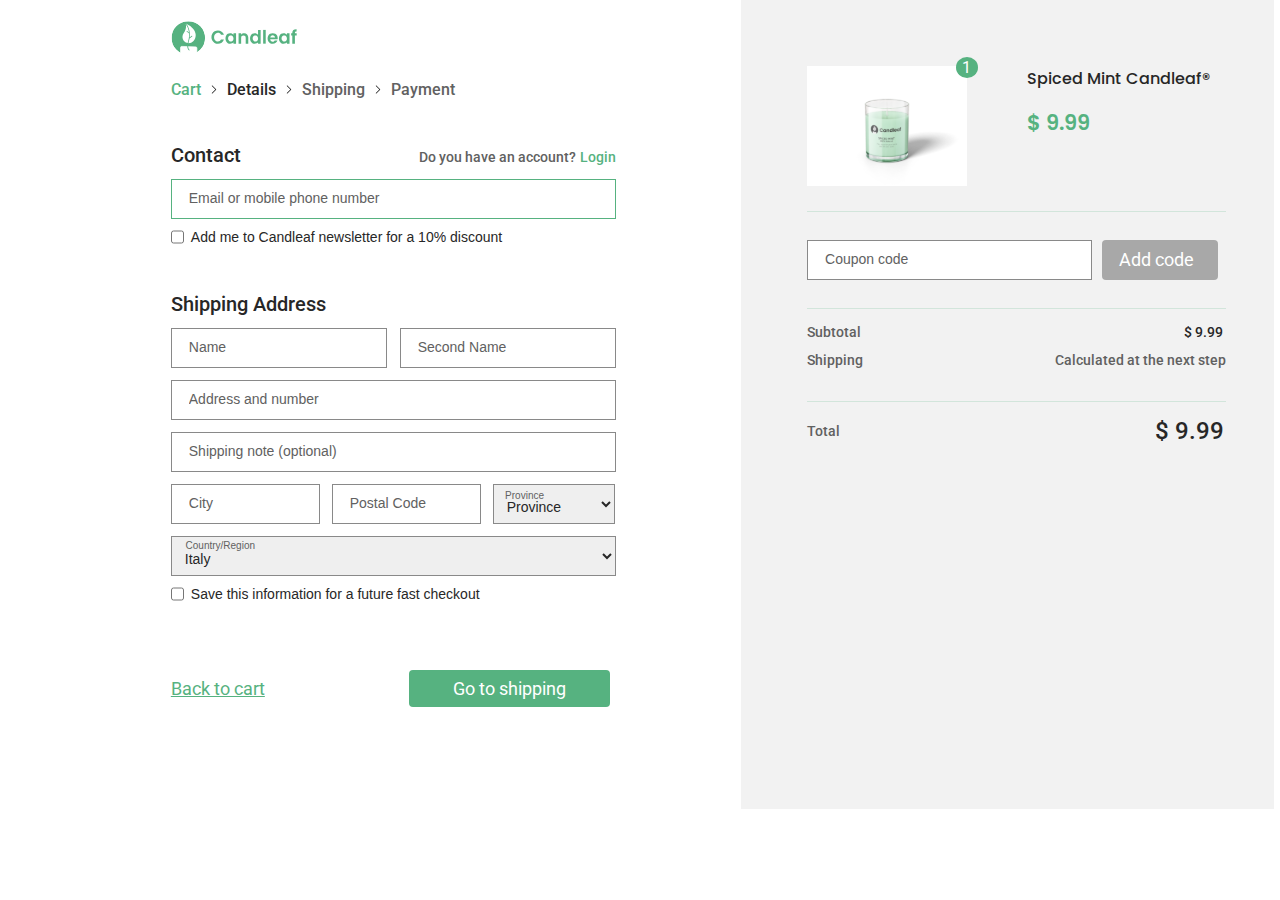
<file: authentication.html>
<!DOCTYPE html>
<html lang="en">
<head>
    <meta charset="UTF-8">
    <meta name="viewport" content="width=device-width, initial-scale=1.0">
    <title>Candleaf</title>
    <link rel="icon" type="img/x-icon" href="./galery-index/shipping/icon.svg">
    <link rel="stylesheet" href="./authentication.css">
</head>
<body>
    <main>
        <nav>
            <div id="nav-icon">
                <a href="./index.html">
                    <img src="./galery-index/logo.svg" alt="">
                </a>
            </div>
        </nav>
        <div id="steps">
            <a href="./cart.html">
                <p class="step-item" id="step-item-cart">Cart</p>
            </a>
            <img src="authentication-galery/ChevronRight.svg">
            <p class="step-item"  id="step-item-details">Details</p>
            <img src="authentication-galery/ChevronRight.svg">
            <p class="step-item" id="step-item-shipping">Shipping</p>
            <img src="authentication-galery/ChevronRight.svg">
            <p class="step-item"  id="step-item-payment">Payment</p>
        </div>
        <section id="contact">
            <div id="contact-title-and-login">
                <h2>Contact</h2>
                <span id="login">
                    <p id="account-question">Do you have an account?</p>
                    <p id="account-login">Login</p>
                </span>
            </div>
            <input type="text" name="user-contact" class="user-text-input" id="user-contact-input" placeholder="Email or mobile phone number">
            <div id="newsletter-discount">
                <input type="checkbox" name="newsletter-discount-checkbox">
                <p id="newsletter-discount-description">Add me to Candleaf newsletter for a 10% discount</p>
            </div>
        </section>
        <section id="shipping-address-info">
            <h2>Shipping Address</h2>
            <div id="user-name">
                <input type="text" name="user-name" class="user-text-input" id="user-name-item" placeholder="Name">
                <input type="text" name="user-second-name" class="user-text-input" id="user-name-item" placeholder="Second Name">
            </div>
            <input type="text" name="user-address" class="user-text-input" placeholder="Address and number">
            <input type="text" name="user-shipping-note" class="user-text-input" placeholder="Shipping note (optional)">
            <div id="user-location-info">
                <input type="text" name="user-city" class="user-text-input" id="smaller-input-text" placeholder="City">
                <input type="text" name="user-postal-code" class="user-text-input" id="smaller-input-text" placeholder="Postal Code">
                <select  name="provinces-select-list" id="provinces-select-list" class="user-select-input">
                    <option value="">Province</option>
                    <option value="opcao1">Opção 1</option>
                    <option value="opcao2">Opção 2</option>
                    <option value="opcao3">Opção 3</option>
                </select>
                <label for="provinces-select-list" id="provinces-select-list-label">Province</label>
            </div>
            <div id="countries-select-list-container">
                <select name="countries-select-list" id="countries-select-list" class="user-select-input">
                    <option value="">Italy</option>
                    <option value="opcao1">Opção 1</option>
                    <option value="opcao2">Opção 2</option>
                    <option value="opcao3">Opção 3</option>
                </select>
                <label for="countries-select-list" id="countries-select-list-label">Country/Region</label>
                <div id="save-informations">
                    <input type="checkbox" name="save-informations-checkbox">
                    <p id="save-informations-description">Save this information for a future fast checkout</p>
                </div>
            </div>
        </section>
        <footer>
            <a href="./cart.html" id="back-to-cart-button">Back to cart</a>
            <a href="./shipping.html" id="go-to-shipping-button">Go to shipping</a>
        </footer>
    </main>
    <aside>
        <section id="summary-product">
            <div id="product-info">
                <div id="product-image-container">
                    <img id= "product-image" src="./authentication-galery/spiced-mint.svg">
                    <span id="unities-number">
                        <p>1</p>
                    </span>
                </div>
                <span id="product-info-description">
                    <p id="product-name">Spiced Mint Candleaf®</p>
                    <p id="total-price"> $ 9.99</p>
                </span>
            </div>
            <div id="coupon">
                <input type="text" name="coupon-code" class="user-text-input" id="medium-input-text" placeholder="Coupon code">
                <p id="add-code-button">Add code</p>
            </div>
            <div id="price-sum">
                <div id="subtotal-container">
                    <p class="price-text">Subtotal</p>
                    <p id="subtotal-value">$ 9.99</p>
                </div>
                <div id="shipping-container">
                    <p class="price-text">Shipping</p>
                    <p class="price-text">Calculated at the next step</p>
                </div>
            </div>
            <div id="total-price-container">
                <p class="price-text">Total</p>
                <p id="total-price-value">$ 9.99</p>
            </div>
        </section>
    </aside>
</body>
</html>
</file>
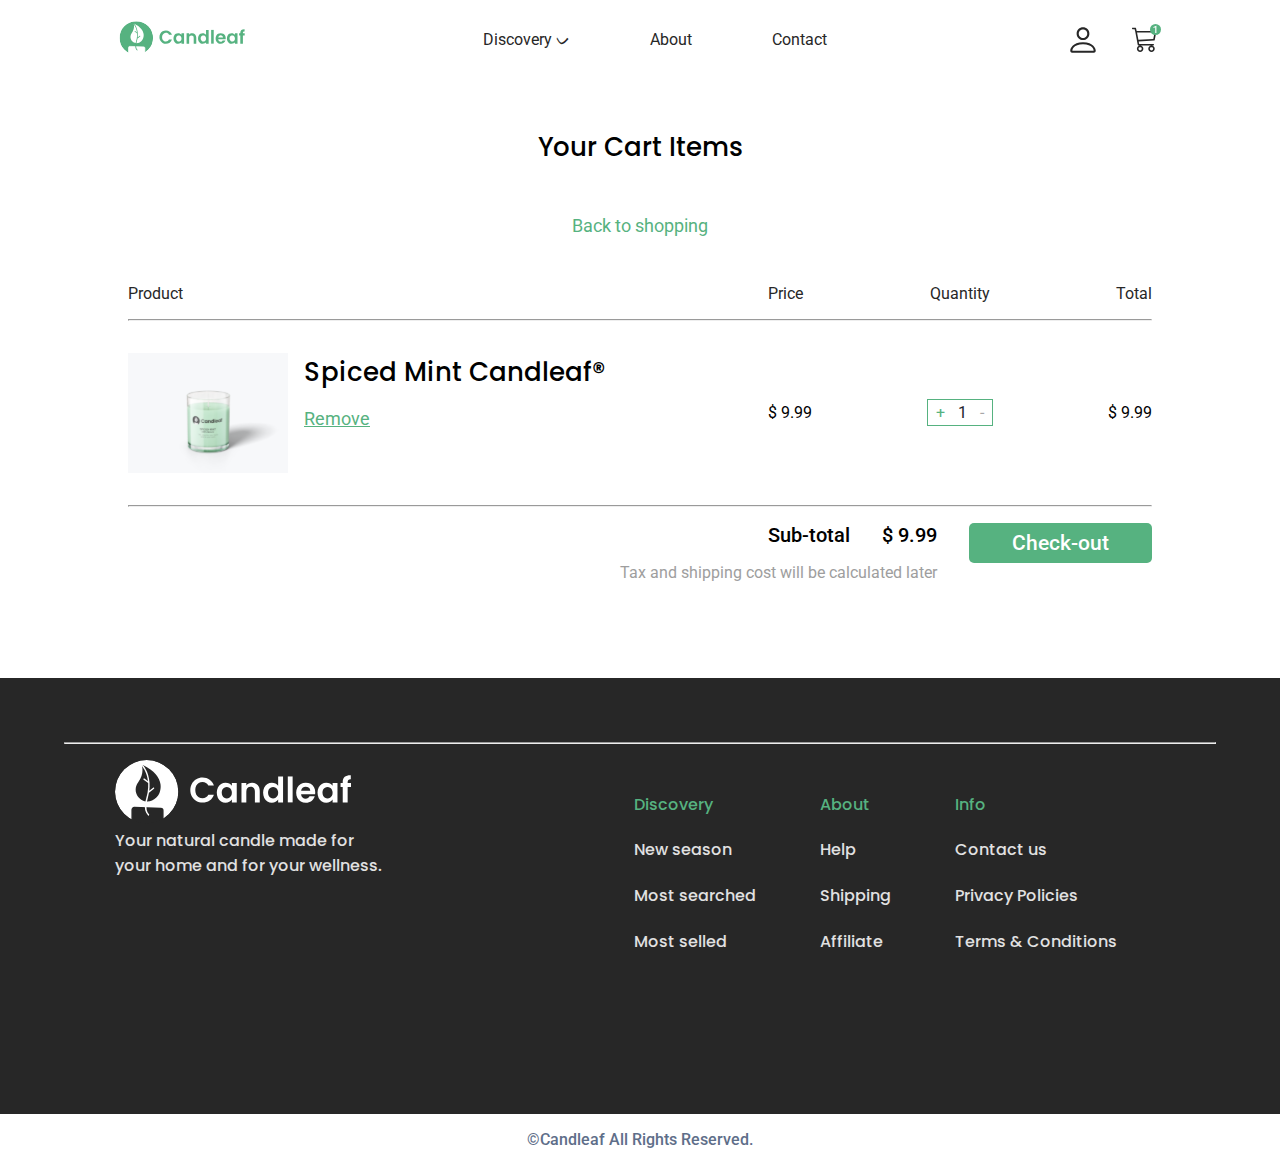
<file: cart.html>
<!DOCTYPE html>
<html lang="en">
<head>
    <meta charset="UTF-8">
    <meta name="viewport" content="width=device-width, initial-scale=1.0">
    <title>Candleaf</title>
    <link rel="icon" type="img/x-icon" href="./galery-index/shipping/icon.svg">
    <link rel="preconnect" href="https://fonts.googleapis.com">
    <link rel="preconnect" href="https://fonts.gstatic.com" crossorigin>
    <link href="https://fonts.googleapis.com/css2?family=Poppins:ital,wght@0,100;0,200;0,300;0,400;0,500;0,600;0,700;0,800;0,900;1,100;1,200;1,300;1,400;1,500;1,600;1,700;1,800;1,900&family=Roboto:ital,wght@0,100;0,300;0,400;0,500;0,700;0,900;1,100;1,300;1,400;1,500;1,700;1,900&display=swap" rel="stylesheet">
    <link rel="stylesheet" href="cart.css">
</head>
<body>
    <nav id="top-bar">
        <div id="logo">
        <a href="index.html"><img src="./cart-image/logo.svg" alt="logo"></a>
        </div>
        <div class="top-bar-links top-bar-items">
            <a href="">Discovery ᨆ</a>
            <a href="">About</a>
            <a href="">Contact</a>
        </div>
        <div class="top-bar-links top-bar-icon">
            <img src="./cart-image/Profile.svg" alt="profile-icon">
            <a href="cart.html"><img src="./cart-image/Cart.svg" alt="cart-icon"></a>
        </div>
    </nav>
    <main>
        <div id="cart-items-text">
            <h1>Your Cart Items</h1>
            <a href="index.html">Back to shopping</a>
        </div>
        <div id="cart-description">
            <div id="description-bar">
                <div class="description-titles description-title-product">
                    <p>Product</p>
                </div>
                <div class="description-titles description-title-details">
                    <p>Price</p>
                    <p>Quantity</p>
                    <p>Total</p>
                </div>
            </div>
            <hr>
            <div id="cart-items-select">
                <div id="cart-product">
                    <div>
                        <div id="product-image"></div>
                    </div>
                    <div id="cart-title">
                        <h2>Spiced Mint Candleaf®</h2>
                        <p>Remove</p>
                    </div>
                </div>
                <div id="cart-details">
                    <p>$ 9.99</p>
                    <div id="quantity-box-select">
                        <p id="plus-quantity-select">+</p>
                        <p id="number-quantity-select">1</p>
                        <p id="minus-quantity-select">-</p>
                    </div>
                    <p>$ 9.99</p>
                </div>
            </div>
            <hr>
            <div id="checkout">
                <div id="checkout-subtotal">
                    <div id="subtotal">
                        <p>Sub-total</p>
                        <p>$ 9.99</p>
                    </div>
                    <p class="tax-text">Tax and shipping cost will be calculated later</p>
                </div>
                <a href="authentication.html"><button id="checkout-button">Check-out</button></a>
            </div>
        </div>
    </main>
    <footer>
        <hr>
        <div id="info-footer">
            <div id="img-footer">
                <img src="./cart-image/footer-logo.svg" alt="img-footer">
                <p>Your natural candle made for your home and for your wellness.</p>
                </div>
                <div id="about-footer">
                    <div class="list">
                        <span>Discovery</span>
                        <ul>
                            <li>New season</li>
                            <li>Most searched</li>
                            <li>Most selled</li>
                        </ul>
                    </div>
                    <div class="list">
                        <span>About</span>
                        <ul>
                            <li>Help</li>
                            <li>Shipping</li>
                            <li>Affiliate</li>
                        </ul>
                    </div>
                    <div class="list">
                        <span>Info</span>
                        <ul>
                            <li>Contact us</li>
                            <li>Privacy Policies</li>
                            <li>Terms & Conditions</li>
                        </ul>
                    </div>
                </div>
        </div>
    </footer>
    <section id="rights-reserved">
        <p>©Candleaf All Rights Reserved.</p>
    </section>
</body>
</html>
</file>
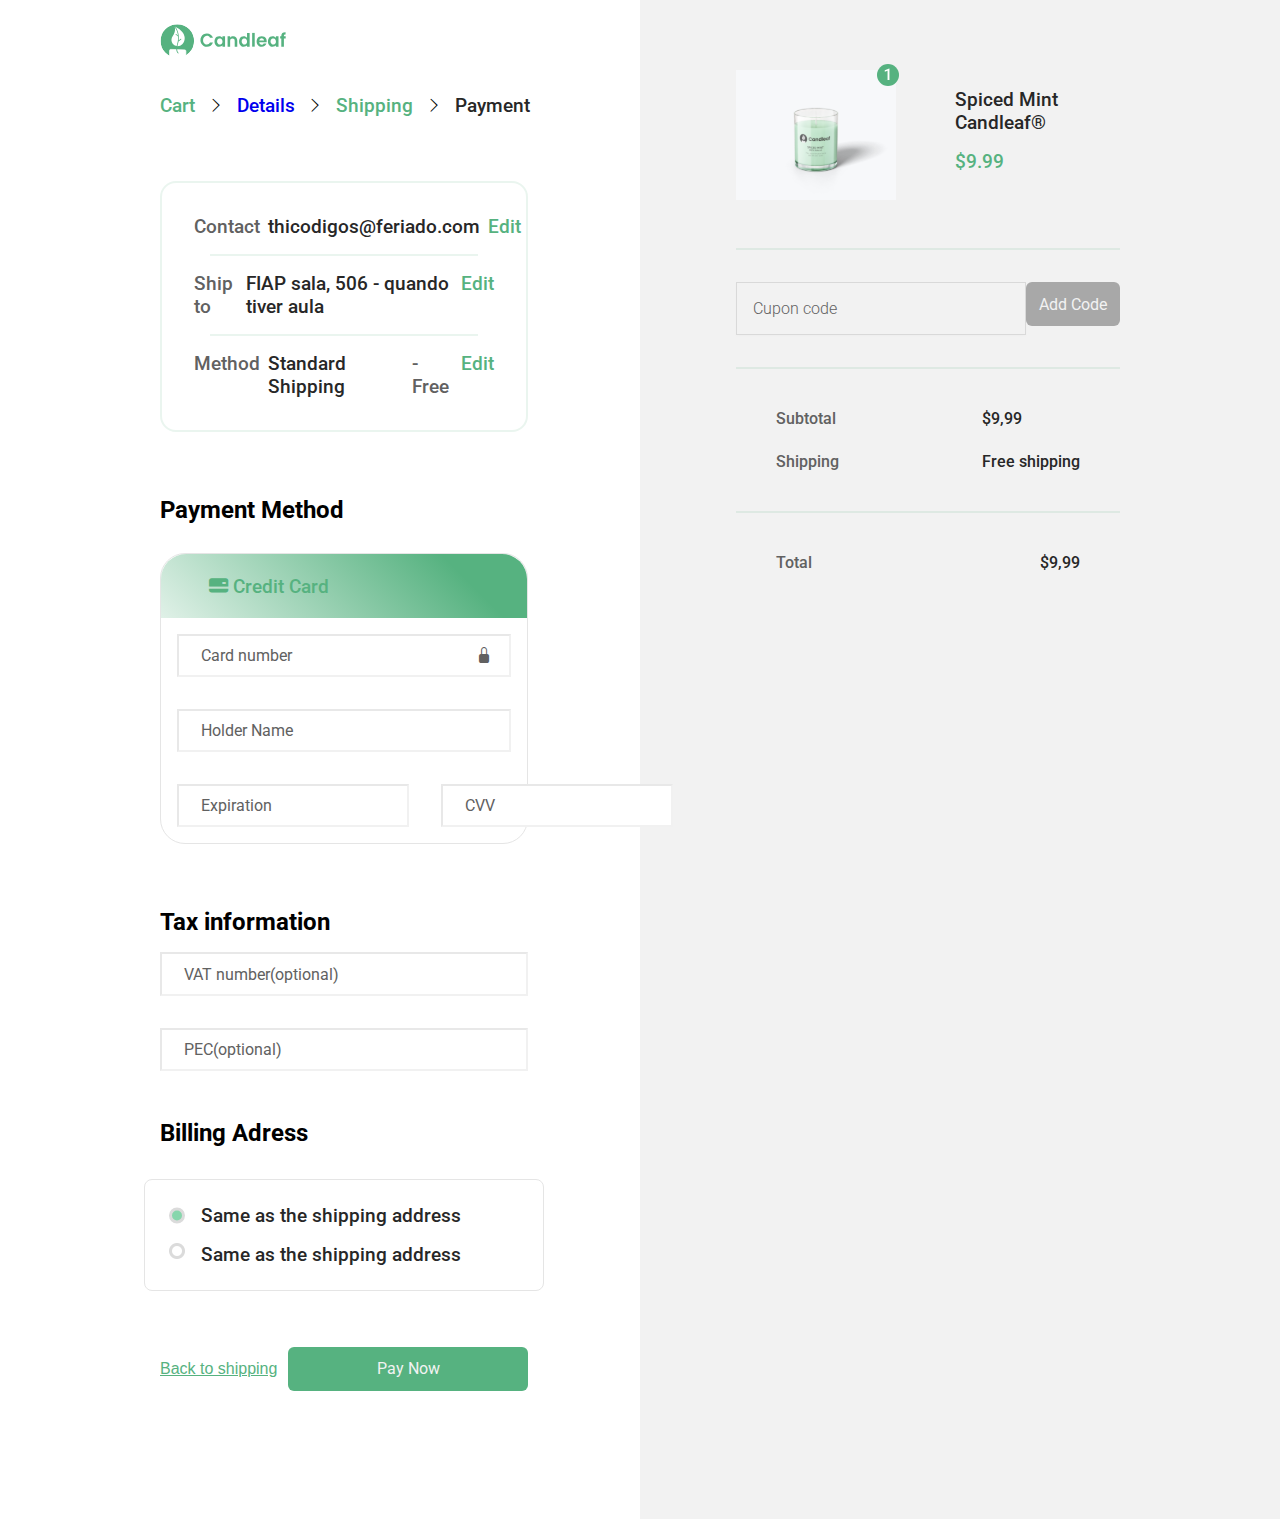
<file: payment.html>
<!DOCTYPE html>
<html lang="en">
<head>

    <meta charset="UTF-8">
    <meta name="viewport" content="width=device-width, initial-scale=1.0">
    <link rel="icon" type="img/x-icon" href="./galery-index/shipping/icon.svg">
    <link rel="stylesheet" href="payment.css">
    <title>Candleaf</title>
    
</head>
<body>
  <aside id="left">

    <nav>
        <a href="./index.html"> <img src="./galery-index/shipping/logo.svg" alt="log"></a>
    </nav>

    <span id="phases">
        <p class="verde">Cart</p>
        <i class="bi bi-chevron-right"></i>
        <p class="verde">
            <a href="./authentication.html" id="details">Details</a>
        </p>    
        <i class="bi bi-chevron-right"></i> 
        <p class="verde">Shipping  </p>    
        <i class="bi bi-chevron-right"></i>
        <p class="preto"> Payment</p>
    </span>

    <section id="contact">
        <span class="contact-infos">
            <span>
                <p class="cinza">Contact</p>
                <p class="preto"> thicodigos@feriado.com</p>
            </span>
                <p class="verde">Edit</p>
        </span>
        <hr>
        <span class="contact-infos">
            <span>
                <p class="cinza">Ship to</p>
                <p class="preto"> FIAP sala, 506 - quando tiver aula</p>
            </span>
                <p class="verde">Edit</p>
        </span>
        <hr>
        <span class="contact-infos">
            <span>
                <p class="cinza">Method</p>
                <p class="preto"> Standard Shipping</p><p class="cinza"> - Free</p>
            </span>
                <p class="verde">Edit</p>
        </span>
    </section>

    <section id="payment-method">
        <h2 id="payment-method-h2">Payment Method</h2>
        <form autocomplete="off" id="payment-form">
            <div id="head-form">
                <p class="verde">
                    <i class="bi bi-credit-card-2-back-fill" id="credit-card"></i>
                    Credit Card
                </p>
            </div>

           <div class="input-single">
                <input type="text" id="card-number" class="input-up">
                <label for="card-number">Card number</label>
                <i class="bi bi-lock-fill" id="lock"></i>
           </div>
           <div class="input-single">
            <input type="text" id="holder-name" class="input-up">
            <label for="holder-name">Holder Name</label>
           </div>
           <div class="down">
                <div class="input-single">
                <input type="text" id="expiration" class="input-down">
                <label for="expiration">Expiration</label>
               </div>
               <div class="input-single">
                <input type="text" id="cvv" class="input-down">
                <label for="cvv">CVV</label>
               </div>
           </div>
        </form>
    </section>

    <section id="tax-informations">
        <h2 class="title2">Tax information</h2>
        <div class="input-single">
            <input type="text" id="card-number" class="input-tax">
            <label for="card-number">VAT number(optional)</label>
       </div>
       <div class="input-single">
        <input type="text" id="card-number" class="input-tax">
        <label for="card-number">PEC(optional)</label>
   </div>
    </section>

    <section id="biling-address">
        <h2 class="title2">Billing Adress</h2>
        <div id="check-box">
            <span id="geral">
                <span>
                    <img src="./galery-index/round-checkbox.svg" alt="checkbox">
                    <p class="preto" id="linha">Same as the shipping address</p>
                </span>
                <span>
                    <img src="./galery-index/shipping/97ddd05d-2851-47bc-846c-328c06105a40.png" alt="checkbox" id="check-box">
                    <p class="preto">Same as the shipping address</p>
                </span>
            </span>
            
            
            
        </div>
    </section>

<section id="buttons">    
        <button class="btn-1">
           <a href="./shipping.html" id="btn1">Back to shipping</a>
        </button>
       
       
       <button class="btn-2" >
           <a href="./thanks.html" id="btn2">Pay Now</a>
       </button>
   </section>

  </aside>

  <aside id="right">
    <section id="product-infos">
        <img src="./galery-index/shipping/product-image.svg" alt="">
        <span>
            <h2 class="preto">Spiced Mint Candleaf®</h2>
            <h2 class="verde">$9.99</h2>
        </span>
    </section>

    <section id="code">
        <div id="code-div">
            <p>Cupon code</p>
        </div>
        <button class="btn-3">Add Code</button>
    </section>

    <section id="infos">
        <span class="shipping-left">
            <p>Subtotal</p>
            <p>Shipping</p>
        </span>
        <span class="shipping-right">
            <p>$9,99</p>
            <p>Free shipping</p>
        </span>   
    </section>

    <section id="total">
            <p class="shipping-left">Total</p>
            <p class="shipping-right">$9,99</p>
    </section>
  </aside>
</body>
</html>
</file>
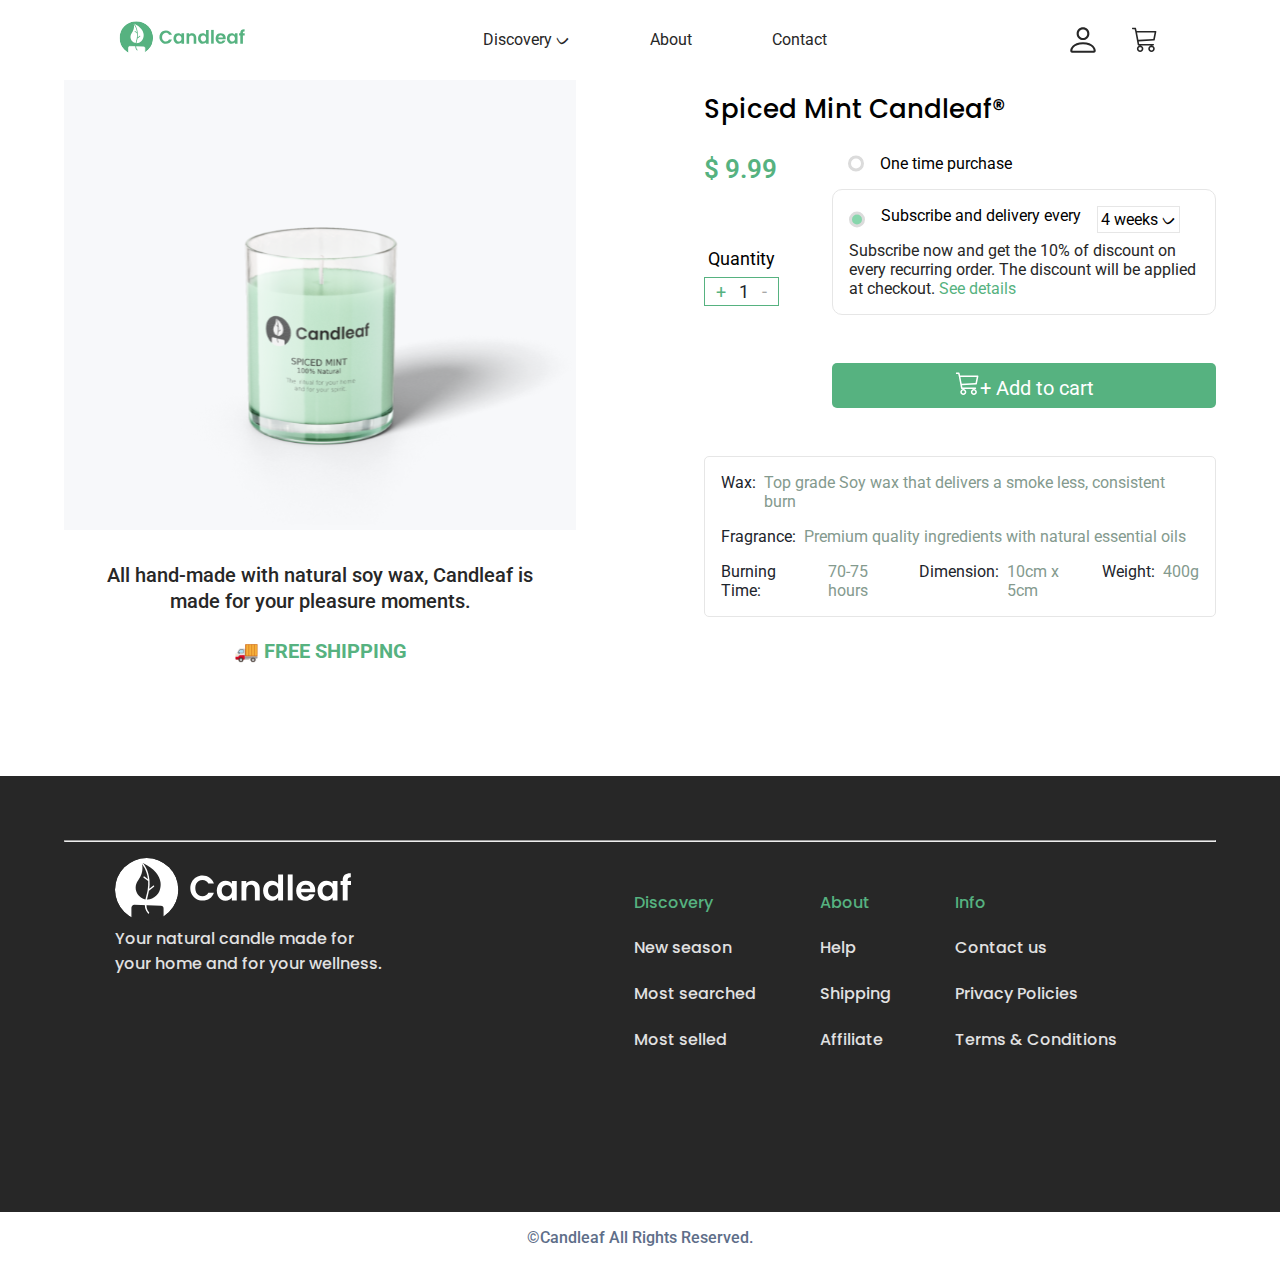
<file: product.html>
<!DOCTYPE html>
<html lang="en">
<head>
    <meta charset="UTF-8">
    <meta name="viewport" content="width=device-width, initial-scale=1.0">
    <title>Candleaf</title>
    <link rel="icon" type="img/x-icon" href="./galery-index/shipping/icon.svg">
    <link rel="preconnect" href="https://fonts.googleapis.com">
    <link rel="preconnect" href="https://fonts.gstatic.com" crossorigin>
    <link href="https://fonts.googleapis.com/css2?family=Poppins:ital,wght@0,100;0,200;0,300;0,400;0,500;0,600;0,700;0,800;0,900;1,100;1,200;1,300;1,400;1,500;1,600;1,700;1,800;1,900&family=Roboto:ital,wght@0,100;0,300;0,400;0,500;0,700;0,900;1,100;1,300;1,400;1,500;1,700;1,900&display=swap" rel="stylesheet">
    <link rel="stylesheet" href="product.css">
</head>
<body>
    <nav id="top-bar">
        <div id="logo">
            <a href="index.html"><img src="./product-image/logo.svg" alt="logo"></a>
        </div>
        <div class="top-bar-links top-bar-items">
            <a href="">Discovery ᨆ</a>
            <a href="">About</a>
            <a href="">Contact</a>
        </div>
        <div class="top-bar-links top-bar-icon">
            <img src="./product-image/Profile.svg" alt="profile-icon">
            <a href="cart.html"><img src="./product-image/Cart.svg" alt="cart-icon"></a>
        </div>
    </nav>
    <main>
        <div class="product-show">
            <div id="product-image"></div>
            <div id="product-show-description">
                <p>
                    All hand-made with natural soy wax, Candleaf is made for your pleasure moments. 
                </p>
                <p id="shipping">
                    🚚 FREE SHIPPING
                </p>
            </div>
        </div>
        <div id="product-content-box">
            <div id="product-title">
                <h1>Spiced Mint Candleaf®</h1>
            </div>
            <div id="product-select-options">
                <div id="product-value">
                    <div id="price">
                        <p>$ 9.99</p>
                    </div>
                    <div id="quantity-box">
                        <p>Quantity</p>
                        <div id="quantity-box-select">
                        <p id="plus-quantity-select">+</p>
                        <p id="number-quantity-select">1</p>
                        <p id="minus-quantity-select">-</p>
                        </div>
                    </div>
                </div>
                <div id="product-purchase">
                    <div id="one-time">
                        <img src="./product-image/round-checkbox.svg" alt="round-checkbox">
                        <p>One time purchase</p>
                    </div>
                    <div id="product-sub">
                        <div id="sub-options">
                            <img src="./product-image/round-checkbox-marked.svg" alt="round-checkbox-marked">
                            <p>Subscribe and delivery every</p>
                            <div id="sub-time">
                                <p>4 weeks ᨆ</p>
                            </div>
                        </div>
                        <div id="sub-description">
                            <p id="sub-description-discount">
                                Subscribe now and get the 10% of discount on every recurring order.
                                The discount will be applied at checkout.
                            </p>
                            <p id="see-more">See details</p>
                        </div>
                    </div>
                    <a href="cart.html"><button class="add-to-cart-button"><img src="./product-image/white-cart.svg" alt="cart-icon">+ Add to cart</button></a>
                    
                </div>
                
            </div>
            <div id="product-details">
                <div>
                    <p class="detail">Wax: </p> 
                    <p class="detail-text">Top grade Soy wax that delivers a smoke less,  consistent burn</p>
                </div>
                <div>
                    <p class="detail">Fragrance: </p>
                    <p class="detail-text">Premium quality ingredients with natural essential oils</p>
                </div>
                <div>
                    <p class="detail">Burning Time: </p><p class="detail-text">70-75 hours</p>
                    <p class="detail">Dimension: </p><p class="detail-text">10cm x 5cm </p>
                    <p class="detail">Weight: </p><p class="detail-text">400g</p>
                </div>
            </div>
        </div>

    </main>
    <footer>
        <hr>
        <div id="info-footer">
            <div id="img-footer">
                <img src="./product-image/footer-logo.svg" alt="img-footer">
                <p>Your natural candle made for your home and for your wellness.</p>
                </div>
                <div id="about-footer">
                    <div class="list">
                        <span>Discovery</span>
                        <ul>
                            <li>New season</li>
                            <li>Most searched</li>
                            <li>Most selled</li>
                        </ul>
                    </div>
                    <div class="list">
                        <span>About</span>
                        <ul>
                            <li>Help</li>
                            <li>Shipping</li>
                            <li>Affiliate</li>
                        </ul>
                    </div>
                    <div class="list">
                        <span>Info</span>
                        <ul>
                            <li>Contact us</li>
                            <li>Privacy Policies</li>
                            <li>Terms & Conditions</li>
                        </ul>
                    </div>
                </div>
        </div>
    </footer>
    <section id="rights-reserved">
        <p>©Candleaf All Rights Reserved.</p>
    </section>
</body>
</html>
</file>
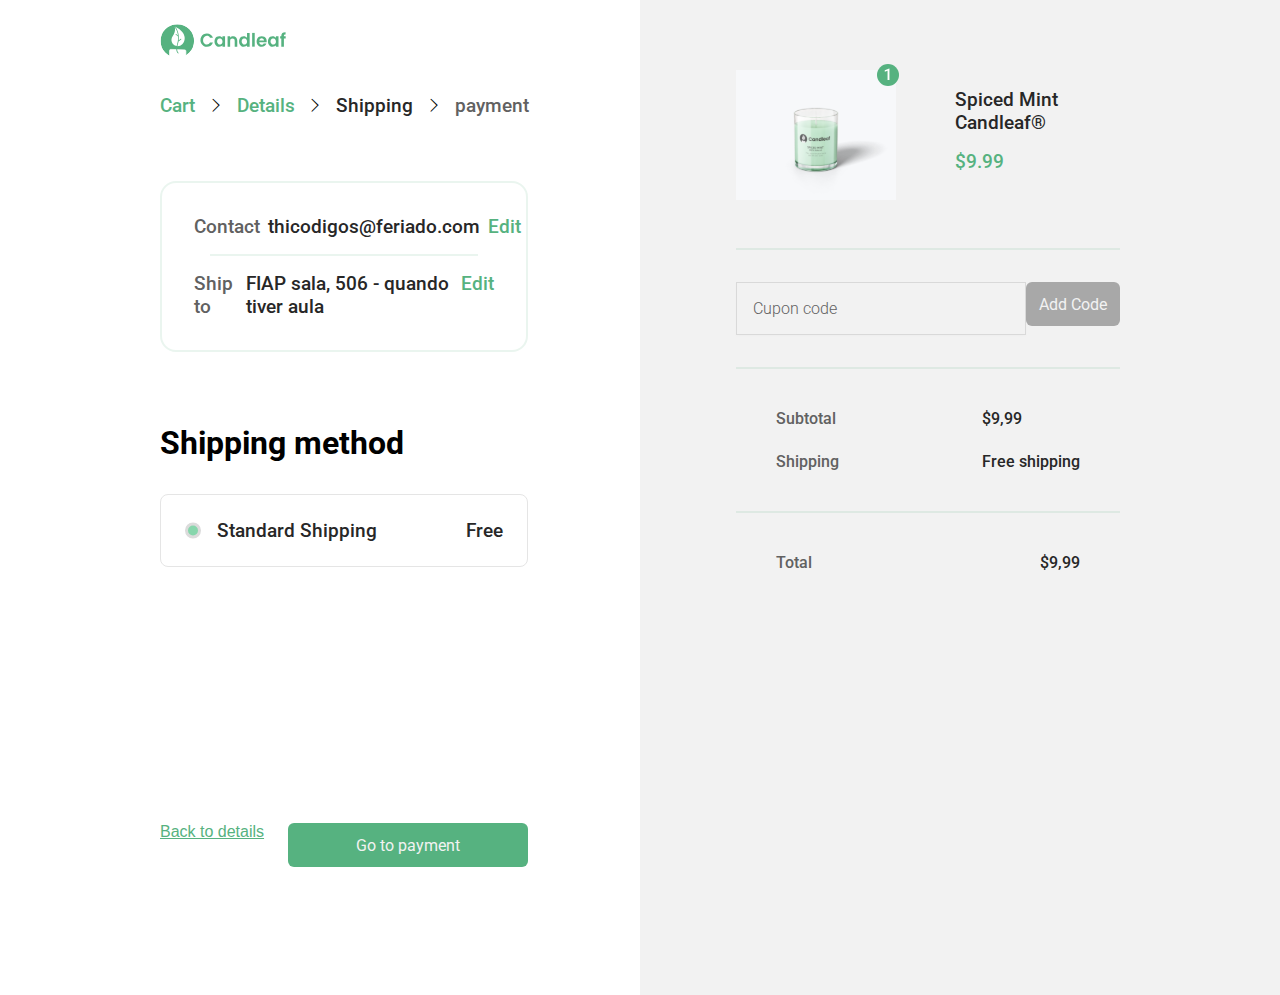
<file: shipping.html>
<!DOCTYPE html>
<html lang="en">
<head>

    <meta charset="UTF-8">
    <meta name="viewport" content="width=device-width, initial-scale=1.0">
    <link rel="icon" type="img/x-icon" href="./galery-index/shipping/icon.svg">
    <link rel="stylesheet" href="shipping.css">
    <title>Candleaf</title>
    
</head>
<body>
  <aside id="left">

    <nav>
        <a href="./index.html">
            <img src="./galery-index/shipping/logo.svg" alt="log">
        </a>
    </nav>

    <span id="phases">
        <a href="./cart.html">
            <p class="verde">Cart</p>
        </a>
        <i class="bi bi-chevron-right"></i>
        <a href="./authentication.html">
            <p class="verde">Details </p> 
        </a>
        <i class="bi bi-chevron-right"></i> 
        <a href="./shipping.html">
            <p class="preto">Shipping  </p> 
        </a>
        <i class="bi bi-chevron-right"></i>
        <p class="cinza"> payment</p>
    </span>

    <section id="contact">
        <span class="contact-infos">
            <span>
                <p class="cinza">Contact</p>
                <p class="preto"> thicodigos@feriado.com</p>
            </span>
                <p class="verde">Edit</p>
        </span>
        <hr>
        <span class="contact-infos">
            <span>
                <p class="cinza">Ship to</p>
                <p class="preto"> FIAP sala, 506 - quando tiver aula</p>
            </span>
                <p class="verde">Edit</p>
        </span>
    </section>

    <section id="shipping-method">
        <h1>Shipping method</h1>
        <div id="check-box">
            <span>
                <img src="./galery-index/round-checkbox.svg" alt="checkbox">
                <p class="preto">Standard Shipping</p>
            </span>
            <h3 class="preto">Free</h3>
            
            
        </div>

    </section>

    <section id="buttons">
        <a href="./authentication.html">
           <button class="btn-1">
            Back to details
            </button> 
        </a>
        
        <a href="./payment.html">
            <button class="btn-2">
                Go to payment
            </button>
        </a>
        
       
    </section>
    
  </aside>

  <aside id="right">
    <section id="product-infos">
        <img src="./galery-index/shipping/product-image.svg" alt="">
        <span>
            <h2 class="preto">Spiced Mint Candleaf®</h2>
            <h2 class="verde">$9.99</h2>
        </span>
    </section>

    <section id="code">
        <div id="code-div">
            <p>Cupon code</p>
        </div>
        <button class="btn-3">Add Code</button>
    </section>

    <section id="infos">
        <span class="shipping-left">
            <p>Subtotal</p>
            <p>Shipping</p>
        </span>
        <span class="shipping-right">
            <p>$9,99</p>
            <p>Free shipping</p>
        </span>   
    </section>

    <section id="total">
            <p class="shipping-left">Total</p>
            <p class="shipping-right">$9,99</p>
    </section>
  </aside>
</body>
</html>
</file>
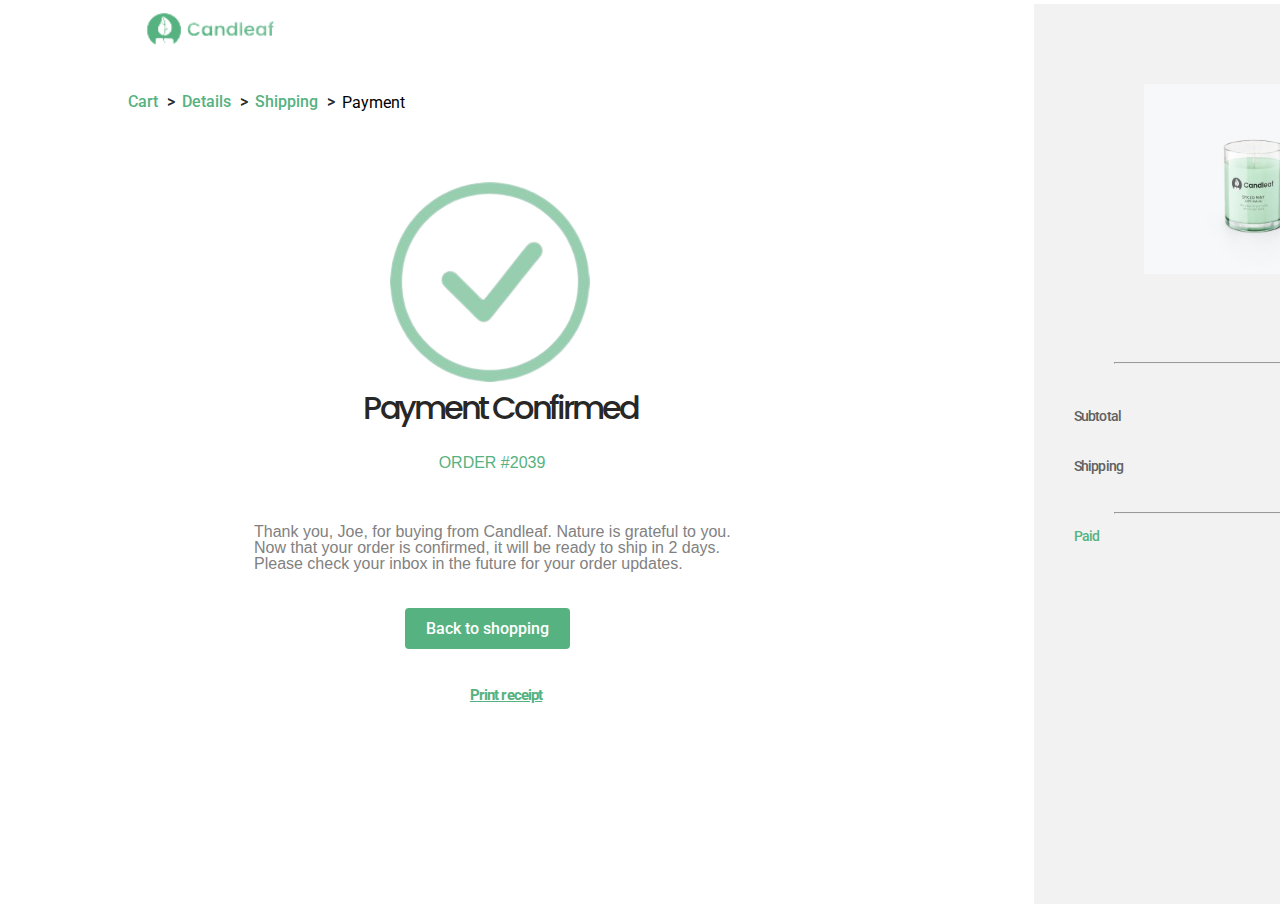
<file: thanks.html>
<!DOCTYPE html>
<html lang="pt-BR">
<head>
    <meta charset="UTF-8">
    <meta name="viewport" content="width=device-width, initial-scale=1.0"> 
    <title>Candleaf</title>
    <link rel="icon" type="img/x-icon" href="./galery-index/shipping/icon.svg">
    <link rel="stylesheet" href="./thanks.css">
</head>
<body>
    <header>
        <nav class="navbar">
            <a class="navbar-brand" href="./index.html">
                <img src="imagesthanks/logo.png" alt="Logo" width="50">
            </a>
        </nav>
    </header>

    <main>
        <div class="steps-container">
            <a class="step1" href="./cart.html">Cart</a>
            <div class="step-arrow">&gt;</div>
            <a class="step2" href="./authentication.html">Details</a>
            <div class="step-arrow">&gt;</div>
            <a class="step3" href="./shipping.html">Shipping</a>
            <div class="step-arrow">&gt;</div>
            <div class="step">Payment</div>
        </div>

       <div class="check">
          <img src="./imagesthanks/check.png" alt="Check">
               
        <div class="content">
            <h1 class="display-4">Payment Confirmed</h1>
           
            <div class="pedido">
                <h2 class="order">ORDER #2039</h2>
            
                <div class="texto">
                    <p>
                        Thank you, Joe, for buying from Candleaf. Nature is grateful to you. Now that your order is confirmed, it will be ready to ship in 2 days. Please check your inbox in the future for your order updates.
                    </p>

                    <section id="return-button">
                        <div class="butao" style="margin-top: 20px;">
                            <a href="./index.html">
                                <button class="btn">Back to shopping</button>
                            </a>
                        </div>
                    </section>

                   <div class="print">
                     <h5>Print receipt</h5>
                   </div>

                <aside class="aside">
                    <div class="divider">
                        <section id="product-info">
                            <img class="foto" src="./imagesthanks/topo.png" alt="Topo aside" width="50">
                            <div class="product-price" style="margin-top: 20px;">
                                <span class="product">Spiced Mint Candleaf®</span> 
                                <span class="price">$ 9.99</span> 
                            </div>

                            <img class="bolinha" src="./imagesthanks/bola.png" alt="bolinha de numero">

                          
                            <div class="shortline1"><hr></div>
                            <section id="infos">
                                <div class="subtext1">Subtotal</div>
                                <div class="subamount1">$ 9.99</div>
                                <div class="subtext2">Shipping</div>
                                <div class="subamount2">Free Shipping</div>
                            </section>
                            <div class="shortline2"><hr></div>
                            <div class="subtext3">Paid</div>
                            <div class="subamount3">$ 9.99</div>
                        </section>
                    </div>
                </aside>
            </div>
        </div>
    </main>
</body>
</html>
</file>
<file: authentication.css>
@import url('https://fonts.googleapis.com/css2?family=Poppins:wght@300;400;500;600;700;800;900&family=Roboto:wght@100;300;400;500;700;900&display=swap');

* {
    margin: 0;
    padding: 0;
    box-sizing: border-box; 
}
body{
    display: flex;
    flex-direction: row;
    justify-content: center;
}
main{
    display: flex;
    flex-direction: column;
    margin-left: 10.31rem;
    margin-right: 7.81rem;
}
#nav-icon{
    display: flex;
    align-items: center;
    gap: 0.5rem;
    color: #56B280;
    padding: 1.31rem 0;
}
h1{
    font-family: 'Roboto';
    font-weight: 600;
    font-size: 1.3rem;
}
#steps{
    display: flex;
    flex-direction: row;
    gap: 0.5rem;
}
a{
    text-decoration: none;
}
.step-item{
    font-size: 1rem;
    font-family: 'Roboto';
    font-weight: 500;
}
#step-item-cart{
    color: #56B280
}
#step-item-details{
    color: #272727
}
#step-item-shipping{
    color: #616161
}
#step-item-payment{
    color: #616161
}
#contact{
    display: flex;
    flex-direction: column;
    width: 27.8rem;
    margin-top: 2.75rem;
    margin-bottom: 2.94rem;
}
#contact-title-and-login{
    display: flex;
    flex-direction: row;
    justify-content: space-between;
    align-items: baseline;
    margin-bottom: 0.75rem;
}
h2{
    font-size: 1.25rem;
    font-weight: 500;
    color:#272727;
    font-family: 'Roboto';
}
#login{
    display: flex;
    flex-direction: row;
    font-size: 0.875rem;
    font-family: 'Roboto';
    font-weight: 500;
    gap: 0.25rem

}
#account-question{
    color: #616161
}
#account-login{
    color: #56B280
}
.user-text-input{
    height: 2.5rem;
    border: 0.5px solid;
    border-radius: 0;
    border-color: #898989;
    padding: 0.44rem 1.06rem;

}
#user-contact-input{
    border-color:#56B280
}
::placeholder{
    color: #616161;
    font-family: Helvetica;
    font-size: 0.875rem;
    font-weight: 400;
}
#newsletter-discount{
    display: flex;
    flex-direction: row;
    gap: 0.44rem;
    margin-top: 0.62rem;
}
#newsletter-discount-description{
    color: #272727;
    font-family: Helvetica;
    font-size: 0.875rem;
    font-style: normal;
    font-weight: 400
}
#shipping-address-info{
    display: flex;
    flex-direction: column;
    width: 27.8rem;
    gap: 0.75rem;
}
#user-name{
    display: flex;
    flex-direction: row;
    gap: 0.81rem
}
#user-location-info{
    display: flex;
    flex-direction: row;
    gap: 0.75rem;
}
#user-name-item{
    width: 13.5rem;
}
.user-select-input{
    height: 2.5rem;
    border: 0.5px solid;
    border-radius: 0;
    padding: 0.8rem 2.25rem 0.37rem 0.56rem;
    border-color: #898989
}
select{
    color: #272727;
    font-family: Helvetica;
    font-size: 0.875rem;
    font-weight: 400;
}
#provinces-select-list-label{
    color: #616161;
    font-family: Helvetica;
    font-size: 0.625rem;
    font-weight: 400;
    position: relative;
    right: 7.6rem;
    top: 0.4rem
}
#countries-select-list{
    width: 100%
}
#countries-select-list-label{
    color: #616161;
    font-family: Helvetica;
    font-size: 0.625rem;
    font-weight: 400;
    position: relative;
    bottom: 2.58rem;
    left: 0.92rem;
}
#save-informations{
    position: relative;
    bottom: 0.5rem;
}
#smaller-input-text{
  width: 9.31rem  
}
#save-informations-description{
    color: #272727;
    font-family: Helvetica;
    font-size: 0.875rem;
    font-style: normal;
    font-weight: 400
}
#save-informations{
    display: flex;
    flex-direction: row;
    gap: 0.44rem;
}
footer{
    display: flex;
    flex-direction: row;
    padding-top: 3.75rem;
    padding-bottom: 6.38rem;
    align-items: baseline;
    gap: 9rem
}
#back-to-cart-button{
    color:#56B280;
    font-family: 'Roboto';
    font-size: 1.125rem;
    font-weight: 400;
    text-decoration: underline;
}
#go-to-shipping-button{
    padding: 0.5rem 2.75rem;
    border-radius: 0.25rem;
    color:#ffff;
    font-family: 'Roboto';
    font-size: 1.125rem;
    font-weight: 400;
    background: #56B280;
}
aside{
    background-color: #f2f2f2;
    display: flex;
    flex-direction: column;
    padding: 4.12rem 3rem 0 4.16rem;
}

#product-info{
    display: flex;
    flex-direction: row;
    gap: 3.75rem;
}
#product-image-container{
    position: relative;
}
#product-image{
    background-color: #ffff;
}
#unities-number{
    display: flex;
    justify-content: center;
    align-items: center;
    border-radius: 50%;
    width: 1.375rem;
    height: 1.3rem;
    background-color: #56B280;
    color: #ffff;
    font-family: 'Roboto';
    position: relative;
    bottom: 8.3rem;
    left: 9.3rem;

}
#product-info-description{
    display: flex;
    flex-direction: column;
    gap: 1rem;
}
#product-name{
    color:#272727;
    font-family: 'Poppins';
    font-size: 1rem;
    font-weight: 500;
}
#total-price{
    color:#56B280;
    font-family: 'Poppins';
    font-size: 1.3125rem;
    font-weight: 600;
}
#coupon{
    display: flex;
    flex-direction: row;
    gap: 0.63rem;
    padding: 1.75rem 0;
    border-top: 0.06rem solid;
    border-bottom: 0.06rem solid;
    border-color:  rgba(86, 178, 128, 0.20);
}
#medium-input-text{
    width: 17.8125rem;
}
#add-code-button{
    padding: 0.625rem 1.125rem 0.5625rem 1.0625rem;
    border-radius: 0.25rem;
    color:#ffff;
    font-family: 'Roboto';
    font-size: 1.10313rem;
    font-weight: 400;
    background: #A8A8A8;
    width: 7.25rem;
}
#price-sum{
    display: flex;
    flex-direction: column;
    gap: 0.75rem;
    padding-top: 0.94rem;
    padding-bottom: 2.06rem;
    border-bottom: 0.06rem solid;
    border-color:  rgba(86, 178, 128, 0.20);
}
#subtotal-container{
    display: flex;
    flex-direction: row;
    gap: 20.157rem;
}
.price-text{
    color: #616161;
    font-family: 'Roboto';
    font-size: 0.875rem;
    font-weight: 500;
}
#subtotal-value{
    color: #272727;
    font-family: 'Roboto';
    font-size: 0.875rem;
    font-weight: 500;
}
#shipping-container{
    display: flex;
    flex-direction: row;
    gap: 12rem
}
#total-price-container{
    display: flex;
    flex-direction: row;
    align-items: center;
    gap: 19.7rem;
    padding-top: 0.94rem;
}
#total-price-value{
    color:#272727;
    font-family: Roboto;
    font-size: 1.5rem;
    font-weight: 500;

}
</file>
<file: cart.css>
*{
    margin: 0;
    padding: 0;
    font-family: 'Roboto', sans-serif;
}

a{
    text-decoration: none;
}
/* nav style start */
nav#top-bar{
    display: flex;
    flex-direction: row;
    justify-content: space-around;
    align-items: center;
    padding: 1.3rem 0;
}

nav img{
    cursor: pointer;
}

.top-bar-links{
    display: flex;
    align-items: center;
}

.top-bar-items{
    gap: 5rem;
}

.top-bar-items a{
    text-decoration: none;
    color: #272727; 
}

.top-bar-icon{
    gap: 2rem;
}
/* nav style end */

/* main style start */
#cart-items-text{
    display: flex;
    flex-direction: column;
    align-items: center;
    gap: 3rem;
    padding: 3rem;
}

#cart-items-text h1{
    font-family: 'Poppins', sans-serif;
    font-size: 26px;
    font-weight: 500;
}

#cart-items-text a{
    font-family: 'Roboto', sans-serif;
    color: #56B280;
    font-size: 18px;
    font-weight: 400;
}

#cart-description{
    display: flex;
    flex-direction: column;
    margin-left: auto;
    margin-right: auto;
    width: 80vw;
}

#description-bar{
    display: flex;
    justify-content: space-between;
    padding-bottom: 1rem ;
}

hr{
    color: #E5E5E5;
}

.description-titles{
    display: flex;
    color: #272727;
}

.description-title-details{
    width: 30vw;
    justify-content: space-between;
}

#cart-items-select{
    display: flex;
    justify-content: space-between;
    padding: 2rem 0rem;
}

#product-image{
    background-image: url(./product-image/image.svg);
    background-position: center;
    background-size: cover;
    width: 160px;
    height: 120px;
}

#cart-product{
    display: flex;
    gap: 1rem;
}

#cart-title{
    display: flex;
    flex-direction: column;
    gap: 1rem;
}

#cart-title h2{
    font-family: Poppins;
    font-size: 26px;
    font-weight: 500;
    text-align: left;
}

#cart-title p{
    font-family: Roboto;
    font-size: 18px;
    font-weight: 400;
    text-align: left;
    text-decoration:underline;
    color: #56B280;
    cursor: pointer;
    width: 5rem;
}

#cart-details{
    display: flex;
    width: 30vw;
    justify-content: space-between;
    align-items: center;
}

#quantity-box-select{
    display: flex;
    justify-content: center;
    gap: 0.8rem;
    border: 1px solid #56B280;
    padding: 0.2rem 0.5rem;
}

#plus-quantity-select{
    color: #56B280;
    cursor: pointer;
}

#number-quantity-select{
    color: #1D252C;
}

#minus-quantity-select{
    color: #A7A7A7;
    cursor: pointer;
}

#checkout{
    display: flex;
    justify-content: right;
    padding: 1rem 0rem;
}

#checkout-subtotal{
    display: flex;
    flex-direction: column;
    padding: 0rem 2rem;
    gap: 1rem;
}

.tax-text{
    font-family: 'Roboto', sans-serif;
    font-size: 16px;
    font-weight: 400;
    text-align: right;
    color: #9E9E9E;
}

#subtotal{
    display: flex;
    justify-content: right;
    gap: 2rem;
}

#subtotal p{
    font-family: 'Roboto', sans-serif;
    font-size: 20px;
    font-weight: 500;
}

#checkout-button{
    height: 40px;
    width: 183px;
    color: white;
    background-color: #56B280;
    border-style: none;
    border-radius: 5px;
    font-family: Roboto;
    font-size: 21px;
    font-weight: 500;
    cursor: pointer;
}

/* main style end */

/* footer style start*/
footer{
    background-color: #272727;
    padding: 4rem;
    padding-bottom: 10rem;
    margin-top: 5rem;
}

footer p{
    font-family: 'Poppins', sans-serif, Arial;
    color: #E1E1E1;
    font-weight: 500;
}

footer li{
    font-family: 'Poppins', sans-serif, Arial;
    color: #E1E1E1;
    font-weight: 500;
    list-style: none;
}

footer span{
    font-family: 'Poppins', sans-serif, Arial;
    color: #56B280;
    font-weight: 500;
}

div#info-footer{
    display: flex;
    justify-content: space-around;
    gap: 10rem;
}

div#about-footer{
    padding-top: 3rem;
    display: flex;
    gap: 4rem;
    padding-right: 4rem;
}

div.list{
    display: flex;
    flex-direction: column;
    gap: 1.3rem;
}

div.list ul{
    display: flex;
    flex-direction: column;
    gap: 1.3rem;
}

div#img-footer p{
   width: 17rem;
}

div#img-footer{
    padding: 1rem;
}
/* footer style end*/

#rights-reserved{
    padding: 1rem;
    text-align: center;
    font-family: 'Poppins', sans-serif, Arial;
    color: #5E6E89;
    font-weight: 500;
    font-size: 1rem;
}
</file>
<file: product.css>
*{
    margin: 0;
    padding: 0;
    font-family: 'Roboto', sans-serif;
}

a{
    text-decoration: none;
}

/* nav style start */

nav#top-bar{
    display: flex;
    flex-direction: row;
    justify-content: space-around;
    align-items: center;
    padding: 1.3rem 0;
}

nav img{
    cursor: pointer;
}

.top-bar-links{
    display: flex;
    align-items: center;
}

.top-bar-items{
    gap: 5rem;
}

.top-bar-items a{
    text-decoration: none;
    color: #272727; 
}

.top-bar-icon{
    gap: 2rem;
}

/* nav style end */

/* main style start */

main{
    display: flex;
    justify-content: space-around;
}

#product-image{
    background-image: url(./product-image/image.svg);
    background-position: center;
    background-size: cover;
    width: 40vw;
    height: 50vh;
}

.product-show{
    display: flex;
    flex-direction: column;
    width: 40vw;
}

#product-show-description{
    display: flex;
    flex-direction: column;
    gap: 24px;
    padding: 2rem;
    color: #272727;
    font-family: 'Poppins', sans-serif;
    font-size: 20px;
    font-weight: 500;
    line-height: 26px;
    text-align: center;
}

#shipping{
    color: #56B280;
    font-family: 'Roboto', sans-serif;
    font-size: 20px;
    font-weight: 700;
}


div#product-content-box{
    display: flex;
    flex-direction: column;
    width: 40vw;
}

#product-title h1{
    font-family: 'Poppins', sans-serif;
    font-size: 26px;
    font-weight: 500;
    line-height: 58px;
    text-align: left;
}

#product-select-options{
    display: flex;
    justify-content: space-between;
}

#product-value{
    display: flex;
    flex-direction: column;
    gap: 4rem;
    width: 75px;
    padding: 1rem 0rem;
}

#price{
    font-family: 'Poppins', sans-serif;
    color: #56B280;
    font-size: 26px;
    font-weight: 600;
}

#quantity-box{
    display: flex;
    flex-direction: column;
    gap: 0.5rem;
    font-family: 'Roboto', sans-serif;
    font-size: 18px;
    font-weight: 400;
    text-align: center;
}

#quantity-box-select{
    display: flex;
    justify-content: center;
    gap: 0.8rem;
    border: 1px solid #56B280;
    padding: 0.2rem 0.5rem;
}

#plus-quantity-select{
    color: #56B280;
    cursor: pointer;
}

#number-quantity-select{
    color: #1D252C;
}

#minus-quantity-select{
    color: #A7A7A7;
    cursor: pointer;
}

#product-purchase{
    width: 30vw;
}

#product-purchase img{
    cursor: pointer;
}

#one-time{
    display: flex;
    gap: 1rem;
    padding: 1rem 1rem;
}

#product-sub{
    display: flex;
    flex-direction: column;
    gap: 0.5rem;
    border: 1px solid #E6E6E6;
    border-radius: 10px;
    padding: 1rem;
}

#sub-options{
    display: flex;
    gap: 1rem;
}

#sub-time{
    border: 1px solid #E6E6E6;
    padding: 0.2rem;
}

#sub-description p{
    display: inline;
}

#sub-description-discount{
    color: #272727;
}

#see-more{
    color: #56B280;
    cursor: pointer;
}

.add-to-cart-button{
    background-color: #56B280;
    border: none;
    border-radius: 5px;
    color: white;
    text-align: center;
    text-decoration: none;
    font-family: 'Roboto',sans-serif;
    font-size: 20px;
    font-weight: 400;
    cursor: pointer;
    width: 30vw;
    padding: 0.5rem;
    margin: 3rem 0rem;
}

#product-details{
    display: flex;
    flex-direction: column;
    padding: 1rem;
    border: 1px solid #E6E6E6;
    border-radius: 5px;
    gap: 1rem;
}

#product-details div{
    display: flex;
    flex-direction: row;
    gap: 0.5rem;
}


.detail{
    color: #1D252C;
}

.detail-text{
    color: #849A8E;
}

/* main style end */

/* footer style start */

footer{
    background-color: #272727;
    padding: 4rem;
    padding-bottom: 10rem;
    margin-top: 5rem;
}

footer p{
    font-family: 'Poppins', sans-serif, Arial;
    color: #E1E1E1;
    font-weight: 500;
}

footer li{
    font-family: 'Poppins', sans-serif, Arial;
    color: #E1E1E1;
    font-weight: 500;
    list-style: none;
}

footer span{
    font-family: 'Poppins', sans-serif, Arial;
    color: #56B280;
    font-weight: 500;
}

div#info-footer{
    display: flex;
    justify-content: space-around;
    gap: 10rem;
}

div#about-footer{
    padding-top: 3rem;
    display: flex;
    gap: 4rem;
    padding-right: 4rem;
}

div.list{
    display: flex;
    flex-direction: column;
    gap: 1.3rem;
}

div.list ul{
    display: flex;
    flex-direction: column;
    gap: 1.3rem;
}

div#img-footer p{
   width: 17rem;
}

div#img-footer{
    padding: 1rem;
}

/* footer style end */

#rights-reserved{
    padding: 1rem;
    text-align: center;
    font-family: 'Poppins', sans-serif, Arial;
    color: #5E6E89;
    font-weight: 500;
    font-size: 1rem;
}
</file>
<file: thanks.css>
@import url('https://fonts.googleapis.com/css2?family=Poppins:wght@300;400;500;600;700;800;900&family=Roboto:wght@100;300;400;500;700;900&display=swap');
@import url('https://fonts.googleapis.com/css2?family=Nunito+Sans:opsz,wght@6..12,300;6..12,400;6..12,500;6..12,600&display=swap');

body {
    font-family: Roboto, sans-serif;
    margin: 0;
    padding: 0;
    overflow-x: hidden;
    width: 50%;
}

.navbar {
    width: 100%;
    max-width: 200px;
    font-family: Roboto;
    margin-left: 18%;
}

.navbar-brand img {
    width: 100%;
    height: auto;
}

.steps-container {
    display: flex;
    align-items: center;
    flex-wrap: wrap;
}

.steps-container a.step1,
.steps-container a.step2,
.steps-container a.step3 {
    color: #56B280;
    text-decoration: none;
    font-family: Roboto;
    font-size: 1em;
    font-weight: 500;
    line-height: 1.6;
    margin: 0.5em 0;
}

.step-arrow {
    width: 1em;
    height: 1em;
    color: #272727;
    display: flex;
    align-items: center;
    justify-content: center;
    margin: 0 0.25em;
    color: var(--black, #272727);
    font-family: Roboto;
    font-size: 1em;;
    font-weight: 500;
    line-height: 1.6;
    letter-spacing: -0.09em;;
}

.content {
    width: 100%;
    max-width: 90%;
    margin: 0 auto;
    padding: 2%;
    font-family: Roboto;
    box-sizing: border-box;
}

.check {
    width: 80%;
    height: auto;
    padding: 2rem;
    top: 250px;
    color: var(--green, #56B280);
    position: absolute;
    top: 150px;
    transform: translateX(230px);
}

.display-4 {
    color: var(--black, #272727);
    text-align: center;
    font-family: Poppins;
    font-size: 1,5vw;
    font-style: normal;
    font-weight: 500;
    line-height: 1.6;
    letter-spacing: -0.09em;
    display: flex;
    position: absolute;
    top: 70%;
    transform: translateX(-17%); 
    white-space: nowrap;
    position: fixed;
    margin-top: 1.5%;
}

.pedido {
    display: flex;
    width: 560px;
    height: 120px;
    flex-direction: column;
    justify-content: center;
    flex-shrink: 0;
    position: absolute;
    top: 250px;
    transform: translateX(40px);
    position: fixed;
}

.order {
    color: #56B280;
    text-align: center;
    font-family: Helvetica;
    font-size: 1rem;
    font-weight: 500;
    margin-top: 20px;
    margin-left: -85%;
}

.texto {
    width: 90%;
    height: auto;
    color: #818181;
    font-family: Helvetica;
    font-size: 0,8vw;
    font-style: normal;
    font-weight: 500;
    line-height: 1;
    position: absolute;
    top: 90%;
    left: -35%;
}

.butao {
    display: inline-flex;
    align-items: center;
    padding: 2% 3%;
    align-items: flex-start;
    gap: 1%;
    border-radius: 4px;
    background: #56B280;
    margin-left: 30%;
    text-align: center;
    font-family: Roboto;
    font-size: 1rem;
    font-weight: 500;
    line-height: normal;
}

.butao:hover {
    background: #4C9F6F;
}

.btn {
    color: #FFFFFF;
    text-align: center;
    font-family: Roboto;
    font-size: 1rem;
    font-weight: 500;
    line-height: normal;
    background-color: transparent;
    border: none;
}

.print {
    color: #56B280;
    text-align: center;
    font-family: Roboto, sans-serif;
    font-size: 18px;
    font-weight: 400;
    line-height: 1.4;
    letter-spacing: -0.9px;
    text-decoration-line: underline;
    margin-top: 2em;
    cursor: pointer;
}

.print:hover {
    color: #4C9F6F;
}

.product {
    display: flex;
    width: 140px;
    height: 0px;
    flex-direction: column;
    justify-content: center;
    flex-shrink: 0;
    color: var(--black, #272727);
    font-family: Poppins;
    font-size: 16px;
    font-style: normal;
    font-weight: 500;
    line-height: 57.6px;
    letter-spacing: -0.9px;
    position: absolute;
    top: 100px;
    transform: translateX(0px);
    white-space: nowrap;
    letter-spacing: -0.9px;
}

.foto {
    width: 220px;
    height: 190px;
    flex-shrink: 0;
    position: absolute;
    top: 80px;
    transform: translateX(-280px);
    text-align: left;
}

.bolinha {
    width: 22px;
    height: 22px;
    position: absolute;
    top: 80px;
    transform: translateX(-80px);
    text-align: left;
}

.price {
    display: flex;
    width: 255px;
    height: 59px;
    flex-direction: column;
    justify-content: center;
    flex-shrink: 0;
    color: #56B280;
    font-family: Poppins;
    font-size: 21px;
    font-style: normal;
    font-weight: 600;
    line-height: 57.6px;
    letter-spacing: -0.9px;
    position: absolute;
    top: 140px;
    transform: translateX(0px);
    letter-spacing: -0.9px;
}

.shortline1 {
    width: 500px;
    height: 1px;
    background: #F2F2F2;
    text-align: center;
    position: absolute;
    top: 350px;
    transform: translateX(-310px);
}

.shortline2 {
    width: 500px;
    height: 1px;
    background: #F2F2F2;
    text-align: center;
    position: absolute;
    top: 500px;
    transform: translateX(-310px);
}

.subtext1 {
    display: flex;
    width: 190px;
    height: auto;
    flex-direction: column;
    justify-content: flex-end;
    flex-shrink: 0;
    color: #616161;
    font-family: Roboto;
    font-size: 14px;
    font-style: normal;
    font-weight: 500;
    line-height: 25.6px;
    letter-spacing: -0.9px;
    position: absolute;
    top: 400px;
    transform: translateX(-350px);
    text-align: left;
    letter-spacing: -0.9px;
}

.subtext2 {
    display: flex;
    width: 190px;
    height: auto;
    flex-direction: column;
    justify-content: flex-end;
    flex-shrink: 0;
    color: #616161;
    font-family: Roboto;
    font-size: 14px;
    font-style: normal;
    font-weight: 500;
    line-height: 25.6px;
    letter-spacing: -0.9px;
    position: absolute;
    top: 450px;
    transform: translateX(-350px);
    text-align: left;
    letter-spacing: -0.9px;
}

.subtext3 {
    display: flex;
    width: 190px;
    height: auto;
    flex-direction: column;
    justify-content: flex-end;
    flex-shrink: 0;
    color: #56B280;
    font-family: Roboto;
    font-size: 14px;
    font-style: normal;
    font-weight: 500;
    line-height: 25.6px;
    letter-spacing: -0.9px;
    position: absolute;
    top: 520px;
    transform: translateX(-350px);
    text-align: left;
    letter-spacing: -0.9px;
}

.subamount1 {
    display: flex;
    width: 190px;
    height: 26px;
    flex-direction: column;
    justify-content: flex-end;
    flex-shrink: 0;
    color: var(--black, #272727);
    text-align: right;
    font-family: Roboto;
    font-size: 14px;
    font-style: normal;
    font-weight: 500;
    line-height: 25.6px;
    letter-spacing: -0.9px;
    position: absolute;
    top: 400px;
    transform: translateX(30px);
    letter-spacing: -0.9px;
}

.subamount2 {
    display: flex;
    width: 190px;
    height: 26px;
    flex-direction: column;
    justify-content: flex-end;
    flex-shrink: 0;
    color: var(--black, #272727);
    text-align: right;
    font-family: Roboto;
    font-size: 14px;
    font-style: normal;
    font-weight: 500;
    line-height: 25.6px;
    letter-spacing: -0.9px;
    position: absolute;
    top: 450px;
    transform: translateX(30px);
    letter-spacing: -0.9px;
}

.subamount3 {
    display: flex;
    width: 190px;
    height: 26px;
    flex-direction: column;
    justify-content: flex-end;
    flex-shrink: 0;
    color: #56B280;
    text-align: right;
    font-family: Roboto;
    font-size: 24px;
    font-style: normal;
    font-weight: 500;
    line-height: 25.6px;
    letter-spacing: -0.9px;
    position: absolute;
    top: 520px;
    transform: translateX(30px);
    letter-spacing: -0.9px;
}

.divider {
    width: 50%;
    height: 100vh;
    background-color: #F2F2F2;
}

.content {
    width: 100%;
    background-color: #fff;
    float: left;
    box-sizing: border-box;
    padding: 20px;
}

aside {
    float: left;
    width: 100%;
    box-sizing: border-box;
    padding: 390px;
    background-color: #F2F2F2;
    height: 100vh;
    transform: translateX(100%);
    position: fixed;
    top: -330%;
    position: fixed;
    width: auto;
}

main {
    float: right;
    width: 80%;
    box-sizing: border-box;
    padding: 20px;
    background-color: #fff;
    margin-right: 20px;
    display: flex;
    flex-direction: row;
}

body {
    overflow-x: hidden;
}
</file>
<file: payment.css>
@import url("https://cdn.jsdelivr.net/npm/bootstrap-icons@1.11.1/font/bootstrap-icons.css");
@import url('https://fonts.googleapis.com/css2?family=Roboto:wght@100;300;500;700;900&display=swap');


*{
    padding: 0;
    margin: 0;
    box-sizing: border-box;
}

body{
    display: flex;
    justify-content: space-between;
}

aside#left {
   width: 50%;
}

nav{
    padding: 1.5rem 10rem;
}
a#details:visited{
    color:#56B280
}
span#phases{
    display: flex;
    padding: .5rem 10rem;
    align-items: center;
    gap: .8rem;
}
.verde{
    font-family: "Roboto", Arial, Helvetica, sans-serif;
    font-weight: 500;
    color: #56B280;
    font-size: larger;
}

.preto{
    font-family: "Roboto", Arial, Helvetica, sans-serif;
    font-weight: 500;
    color: #272727;
    font-size: larger;
}

.cinza{
    font-family: "Roboto", Arial, Helvetica, sans-serif;
    font-weight: 500;
    color: #616161;
    font-size: larger;
}

section#contact{
    display: flex;
    flex-direction: column;
    margin: 3.5rem 7rem 2rem 10rem;
    padding: 2rem;
    font-family: "Roboto";
   

    border:2px solid #56B28020;
    border-radius: 1rem;
}
section#contact span{
    display:flex;
    gap: .5rem;
    font-weight: 500;
    justify-content: space-between;
}

section#contact hr{
    margin: 1rem 1rem;
    border: 1px solid #56B28020; 
}

section#payment-method{
    display: flex;
    flex-direction: column;
    margin: 0rem 5rem 2rem 8rem;
    padding: 2rem;
    font-family: "Roboto";
    gap: 1.8rem
}

p#payment-method-h2{
    color: #272727;
    font-family:"Roboto", Arial, Helvetica, sans-serif;
    font-weight: 700;
}

form#payment-form{
    display: flex;
    flex-direction: column;
    border: solid 1px #E5E5E5;
    border-radius: 25px;
}

div#head-form{
    display: flex;
    flex-direction: row;
    background: linear-gradient(45deg, #56b27f2f, #56B280 80%);
    height: 4rem;
    border-radius: 25px 25px 0px 0px;
    padding-left: 3rem;
    padding-top: 1.3rem;
}

.input-single{
    position: relative;
    display: flex;
    padding: 1rem;
}

.input-single label{
    position: absolute;
    left: 40px;
    bottom: 28px;
    font-family: "Roboto", Arial, Helvetica, sans-serif;
    color: #616161;
}
i#lock{
    color: #616161;
    position: absolute;
    right: 35px;
    top: 28px;
}

.input-up{
    width: 100%;
    height: 2.7rem;
    border-color: #8989891c;
}
.down{
    display: flex;
}
.input-down{
    width: 14.5rem;
    height: 2.7rem;
    border-color: #8989891c;
}

section#tax-informations{
    margin: 0rem 6rem 0rem 9rem;
}

.title2{
    font-family: "Roboto", Arial, Helvetica, sans-serif;
    padding-left: 1rem;
}

.input-tax{
    width: 100%;
    height: 2.7rem;
    border-color: #8989891c;
}

section#biling-address{
    margin: 2rem 6rem 0rem 9rem;
}

div#check-box{
    display: flex;
    flex-direction: row;
    justify-content: space-between;
    padding: 1.5rem;
    margin-top: 2rem;

    border: solid 1px #E5E5E5;
    border-radius: .5rem;
}

span#geral{
    display: flex;
    flex-direction: column;
    gap: 1rem;
}

img#check-box{
    width: 1rem;
    height: 1rem;
}

span#geral span{
    display: flex;
    flex-direction: row;
    gap: 1rem;
}

section#buttons{
    display: flex;
    margin: 3.5rem 7rem 0rem 10rem; 
    padding-bottom: 8rem;
    justify-content: space-between;
}

.btn-1{
    background: none;
    border: none;
    cursor: pointer;
    text-decoration: underline;
    font-size: 1rem;
    color: #56B280;
}
.btn-1:visited{
    color:#F2F2F2
}


.btn-2 {
  appearance: button;
  background-color: #56B280;
  border-radius: 6px;
  border-width: 0;
  color: #F2F2F2;
  cursor: pointer;
  font-family: "Roboto",Arial, Helvetica, sans-serif;
  font-size: 100%;
  height: 2.75rem;
  width: 15rem;
  outline: none;
  position: relative;
  text-align: center;
  text-transform: none;
  transform: translateZ(0);
  transition: all .2s,box-shadow .08s ease-in;
  user-select: none;
  -webkit-user-select: none;
  touch-action: manipulation;
}

a{
    text-decoration: none;
}

a#btn1{
    color: #56B280;
}
a#btn1:visited{
    color: #56B280;
}

a#btn2{
    color:#f2f2f2;
}
a#btn2:visited{
    color: #f2f2f2;
}



aside#right {
    width: 50vw;
    background-color: #F2F2F2;
 }

section#product-infos{
    display: flex;
    flex-direction: row;
    padding: 4rem 0rem 3rem 0rem;
    margin-left: 6rem;
    margin-right: 10rem;
    gap: 2rem;
    border-bottom: solid 2px #56B28020 ;
 }

 section#product-infos span{
    display: flex;
    flex-direction: column;
    padding: 1.5rem;
    gap: 1rem;
 } 

 section#code{
    display: flex;
    justify-content: space-between;
    margin-left: 6rem;
    padding: 2rem 0rem;
    margin-left: 6rem;
    margin-right: 10rem;
    border-bottom: solid 2px #56B28020 ;

 }

 div#code-div{
  align-items: start;
  background-color: #F2F2F2;
  border: 1px solid rgba(0, 0, 0, 0.1);
  box-shadow: rgba(0, 0, 0, 0.02) 0 1px 3px 0;
  box-sizing: border-box;
  color: #616161;
  display: inline-flex;
  font-family: "Roboto";
  font-size: 1rem;
  font-weight: 300;
  padding: 1rem;
  text-decoration: none;
  width: 24rem;
}

 .btn-3{
    appearance: button;
    background-color: #A8A8A8;
    border-radius: 6px;
    border-width: 0;
    color: #f2f2f2;
    cursor: pointer;
    font-family: "Roboto",Arial, Helvetica, sans-serif;
    font-size: 100%;
    height: 2.75rem;
    width: 8rem;
    outline: none;
    position: relative;
    text-align: center;
 }

section#infos{
    display: flex;
    justify-content: space-between;
    margin-left: 6rem;
    margin-right: 10rem;
    font-family: "Roboto", arial;
    padding: 2.5rem;
    border-bottom: solid 2px #56B28020 ;
 }

 section#total{
    display: flex;
    justify-content: space-between;
    margin-left: 6rem;
    margin-right: 10rem;
    font-family: "Roboto", arial;
    padding: 2.5rem;
 }

 .shipping-left{
    display: flex;
    flex-direction: column;
    gap: 1.5rem;
    font-weight: 500;
    color:#616161
 }

 .shipping-right{
    display: flex;
    flex-direction: column;
    gap: 1.5rem;
    font-weight: 500;
    color:#272727
 }
</file>
<file: shipping.css>
@import url("https://cdn.jsdelivr.net/npm/bootstrap-icons@1.11.1/font/bootstrap-icons.css");
@import url('https://fonts.googleapis.com/css2?family=Roboto:wght@100;300;500;700;900&display=swap');


*{
    padding: 0;
    margin: 0;
    box-sizing: border-box;
}

body{
    display: flex;
    justify-content: space-between;
}

aside#left {
   width: 50%;
}

nav{
    padding: 1.5rem 10rem;
}

span#phases{
    display: flex;
    padding: .5rem 10rem;
    align-items: center;
    gap: .8rem;
}
.verde{
    font-family: "Roboto", Arial, Helvetica, sans-serif;
    font-weight: 500;
    color: #56B280;
    font-size: larger;
}

.preto{
    font-family: "Roboto", Arial, Helvetica, sans-serif;
    font-weight: 500;
    color: #272727;
    font-size: larger;
}

.cinza{
    font-family: "Roboto", Arial, Helvetica, sans-serif;
    font-weight: 500;
    color: #616161;
    font-size: larger;
}

section#contact{
    display: flex;
    flex-direction: column;
    margin: 3.5rem 7rem 2rem 10rem;
    padding: 2rem;
    font-family: "Roboto";
   

    border:2px solid #56B28020;
    border-radius: 1rem;
}
section#contact span{
    display:flex;
    gap: .5rem;
    font-weight: 500;
    justify-content: space-between;
}

section#contact hr{
    margin: 1rem 1rem;
    border: 1px solid #56B28020; 
}

section#shipping-method{
    display: flex;
    flex-direction: column;
    font-family: "Roboto", Arial, Helvetica, sans-serif;
    margin: 3.5rem 7rem 2rem 10rem; 
    padding: 1rem 0rem;
}

div#check-box{
    display: flex;
    flex-direction: row;
    justify-content: space-between;
    padding: 1.5rem;
    margin-top: 2rem;

    border: solid 1px #E5E5E5;
    border-radius: .5rem;
}

div#check-box span{
    display: flex;
    flex-direction: row;
    gap: 1rem;
}

section#buttons{
    display: flex;
    margin: 15rem 7rem 0rem 10rem; 
    padding-bottom: 8rem;
    justify-content: space-between;
}

.btn-1{
    background: none;
    border: none;
    cursor: pointer;
    text-decoration: underline;
    font-size: 1rem;
    color: #56B280;
}


.btn-2 {
  appearance: button;
  background-color: #56B280;
  border-radius: 6px;
  border-width: 0;
  color: #F2F2F2;
  cursor: pointer;
  font-family: "Roboto",Arial, Helvetica, sans-serif;
  font-size: 100%;
  height: 2.75rem;
  width: 15rem;
  outline: none;
  position: relative;
  text-align: center;
  text-transform: none;
  transform: translateZ(0);
  transition: all .2s,box-shadow .08s ease-in;
  user-select: none;
  -webkit-user-select: none;
  touch-action: manipulation;
}

a{
  text-decoration: none
}
a:visited {
    color: #F2F2F2;
  }





aside#right {
    width: 50vw;
    background-color: #F2F2F2;
 }

section#product-infos{
    display: flex;
    flex-direction: row;
    padding: 4rem 0rem 3rem 0rem;
    margin-left: 6rem;
    margin-right: 10rem;
    gap: 2rem;
    border-bottom: solid 2px #56B28020 ;
 }

 section#product-infos span{
    display: flex;
    flex-direction: column;
    padding: 1.5rem;
    gap: 1rem;
 } 

 section#code{
    display: flex;
    justify-content: space-between;
    margin-left: 6rem;
    padding: 2rem 0rem;
    margin-left: 6rem;
    margin-right: 10rem;
    border-bottom: solid 2px #56B28020 ;

 }

 div#code-div{
  align-items: start;
  background-color: #F2F2F2;
  border: 1px solid rgba(0, 0, 0, 0.1);
  box-shadow: rgba(0, 0, 0, 0.02) 0 1px 3px 0;
  box-sizing: border-box;
  color: #616161;
  display: inline-flex;
  font-family: "Roboto";
  font-size: 1rem;
  font-weight: 300;
  padding: 1rem;
  text-decoration: none;
  width: 24rem;
}

 .btn-3{
    appearance: button;
    background-color: #A8A8A8;
    border-radius: 6px;
    border-width: 0;
    color: #f2f2f2;
    cursor: pointer;
    font-family: "Roboto",Arial, Helvetica, sans-serif;
    font-size: 100%;
    height: 2.75rem;
    width: 8rem;
    outline: none;
    position: relative;
    text-align: center;
 }

section#infos{
    display: flex;
    justify-content: space-between;
    margin-left: 6rem;
    margin-right: 10rem;
    font-family: "Roboto", arial;
    padding: 2.5rem;
    border-bottom: solid 2px #56B28020 ;
 }

 section#total{
    display: flex;
    justify-content: space-between;
    margin-left: 6rem;
    margin-right: 10rem;
    font-family: "Roboto", arial;
    padding: 2.5rem;
 }

 .shipping-left{
    display: flex;
    flex-direction: column;
    gap: 1.5rem;
    font-weight: 500;
    color:#616161
 }

 .shipping-right{
    display: flex;
    flex-direction: column;
    gap: 1.5rem;
    font-weight: 500;
    color:#272727
 }
</file>
